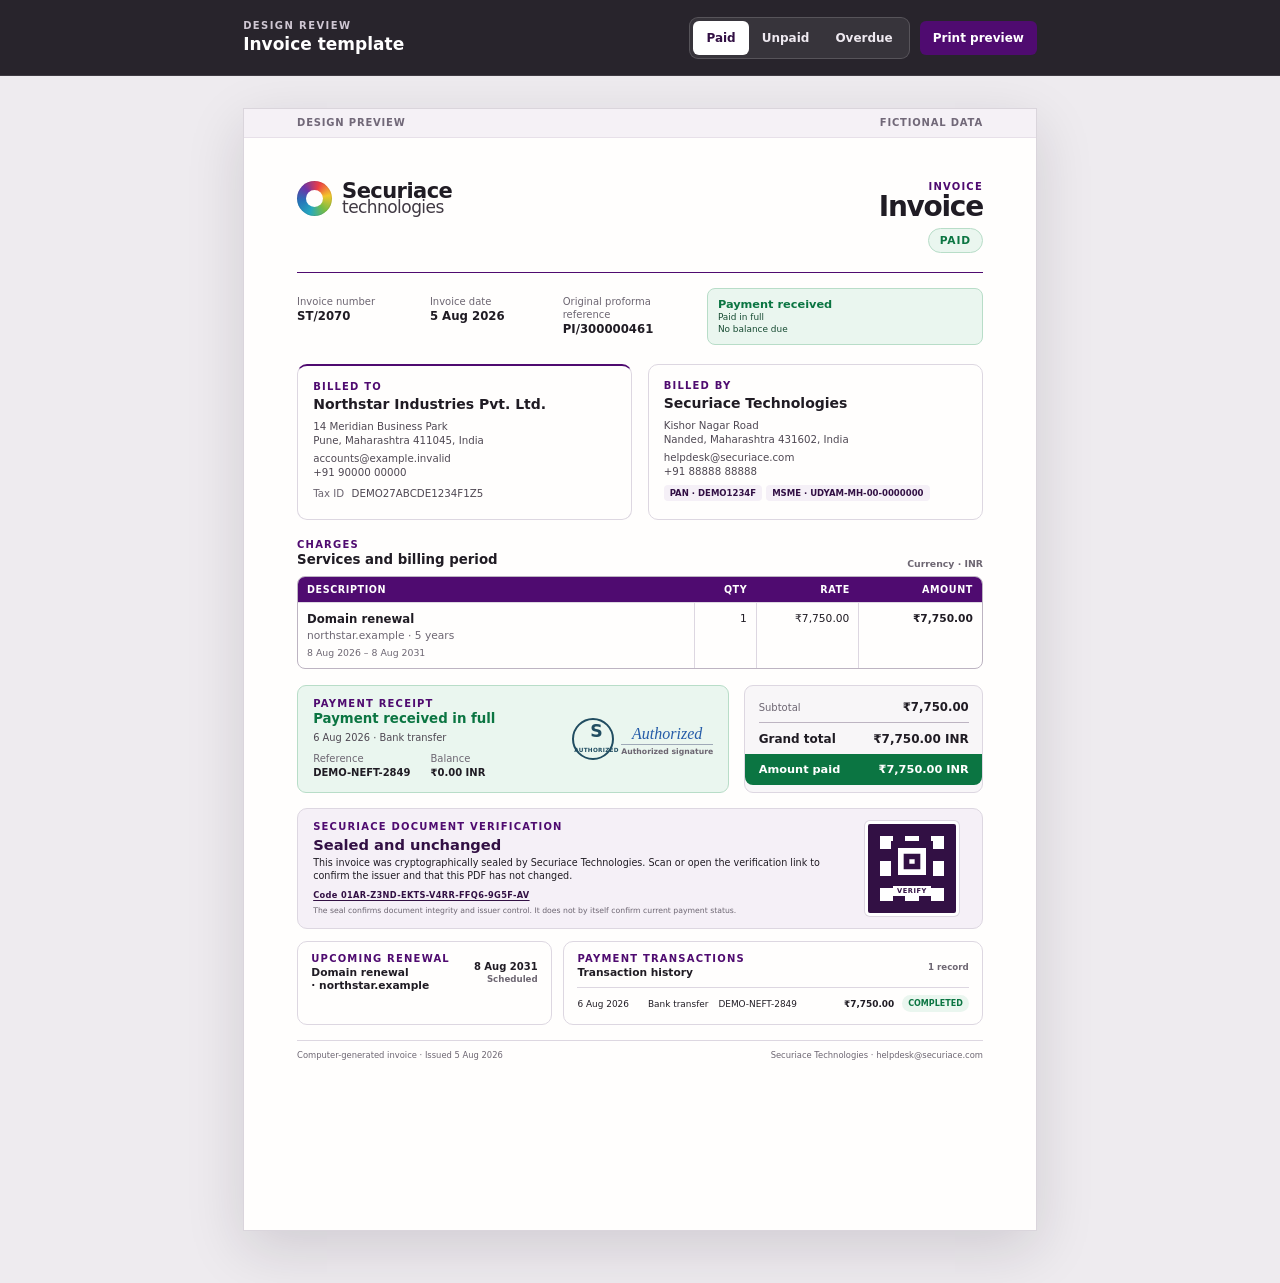
<file: preview/index.html>
<!doctype html>
<html lang="en" data-invoice-state="paid">
<head>
  <meta charset="utf-8">
  <meta name="viewport" content="width=device-width, initial-scale=1">
  <meta name="color-scheme" content="light">
  <meta name="theme-color" content="#201c24">
  <title>Securiace invoice redesign preview</title>
  <link rel="stylesheet" href="styles.css">
</head>
<body>
  <a class="skip-link" href="#invoice-document">Skip to invoice</a>
  <header class="preview-toolbar" aria-label="Preview controls">
    <div>
      <p class="toolbar-kicker">Design review</p>
      <h1>Invoice template</h1>
    </div>
    <div class="toolbar-actions">
      <div class="state-switch" role="group" aria-label="Invoice state">
        <button type="button" data-state-button="paid" aria-pressed="true">Paid</button>
        <button type="button" data-state-button="unpaid" aria-pressed="false">Unpaid</button>
        <button type="button" data-state-button="overdue" aria-pressed="false">Overdue</button>
      </div>
      <button class="print-button" type="button" data-print>Print preview</button>
    </div>
  </header>

  <main class="preview-canvas">
    <article class="invoice" id="invoice-document" tabindex="-1" aria-labelledby="document-title">
      <div class="sample-notice">
        <span>Design preview</span>
        <span>Fictional data</span>
      </div>

      <header class="invoice-header">
        <div class="brand-lockup" aria-label="Securiace Technologies">
          <span class="brand-mark" aria-hidden="true"><span></span></span>
          <span class="brand-name"><strong>Securiace</strong><span>technologies</span></span>
        </div>
        <div class="document-heading">
          <p class="eyebrow" data-bind="documentKicker">Invoice</p>
          <h2 id="document-title" data-bind="documentTitle">Invoice</h2>
          <span class="status-pill" data-bind="status">Paid</span>
        </div>
      </header>

      <section class="document-strip" aria-label="Invoice identity and status">
        <dl class="document-meta">
          <div>
            <dt data-bind="documentNumberLabel">Invoice number</dt>
            <dd data-bind="invoiceNumber">ST/2070</dd>
          </div>
          <div>
            <dt>Invoice date</dt>
            <dd data-bind="invoiceDate">5 Aug 2026</dd>
          </div>
          <div data-paid-only>
            <dt>Original proforma reference</dt>
            <dd data-bind="proformaNumber">PI/300000461</dd>
          </div>
          <div data-outstanding-only hidden>
            <dt>Due date</dt>
            <dd data-bind="dueDate">18 Aug 2026</dd>
          </div>
        </dl>

        <div class="paid-panel" data-paid-only>
          <span>
            <strong>Payment received</strong>
            <small>Paid in full</small>
            <small>No balance due</small>
          </span>
        </div>

        <div class="due-panel" data-outstanding-only hidden>
          <span class="due-label" data-bind="duePanelLabel">Balance due</span>
          <strong data-bind="balance">₹9,990.00 INR</strong>
          <small data-bind="dueMessage">Pay by 18 Aug 2026</small>
        </div>
      </section>

      <section class="party-grid" aria-label="Billing parties">
        <article class="party-card party-card--customer">
          <p class="section-label">Billed to</p>
          <h3>Northstar Industries Pvt. Ltd.</h3>
          <address>
            14 Meridian Business Park<br>
            Pune, Maharashtra 411045, India
          </address>
          <p>accounts@example.invalid<br>+91 90000 00000</p>
          <p class="detail-line"><span>Tax ID</span> DEMO27ABCDE1234F1Z5</p>
        </article>

        <article class="party-card">
          <p class="section-label">Billed by</p>
          <h3>Securiace Technologies</h3>
          <address>
            Kishor Nagar Road<br>
            Nanded, Maharashtra 431602, India
          </address>
          <p>helpdesk@securiace.com<br>+91 88888 88888</p>
          <div class="compliance-tags" aria-label="Seller registrations">
            <span>PAN · DEMO1234F</span>
            <span>MSME · UDYAM-MH-00-0000000</span>
          </div>
        </article>
      </section>

      <section class="line-items" aria-labelledby="services-title">
        <div class="section-heading">
          <div>
            <p class="section-label">Charges</p>
            <h3 id="services-title">Services and billing period</h3>
          </div>
          <span>Currency · INR</span>
        </div>
        <div class="table-wrap">
          <table>
            <thead>
              <tr>
                <th scope="col">Description</th>
                <th scope="col" class="numeric compact-column">Qty</th>
                <th scope="col" class="numeric">Rate</th>
                <th scope="col" class="numeric">Amount</th>
              </tr>
            </thead>
            <tbody>
              <tr>
                <td>
                  <strong data-bind="itemName">Domain renewal</strong>
                  <span data-bind="itemDetail">northstar.example · 5 years</span>
                  <small data-bind="servicePeriod">8 Aug 2026 – 8 Aug 2031</small>
                </td>
                <td class="numeric compact-column" data-bind="quantity">1</td>
                <td class="numeric" data-bind="rate">₹7,750.00</td>
                <td class="numeric amount" data-bind="lineTotal">₹7,750.00</td>
              </tr>
            </tbody>
          </table>
        </div>
      </section>

      <section class="financial-grid" aria-label="Invoice totals and settlement state">
        <div class="settlement-card" data-paid-only>
          <div class="settlement-copy">
            <p class="section-label">Payment receipt</p>
            <h3>Payment received in full</h3>
            <p><span data-bind="paidDate">6 Aug 2026</span> · <span data-bind="paymentMethod">Bank transfer</span></p>
            <dl class="receipt-meta">
              <div><dt>Reference</dt><dd data-bind="transactionId">DEMO-NEFT-2849</dd></div>
              <div><dt>Balance</dt><dd>₹0.00 INR</dd></div>
            </dl>
          </div>
          <div class="authorization" aria-label="Stamp and authorized signature positions">
            <span class="seal" aria-hidden="true"><strong>S</strong><small>AUTHORIZED</small></span>
            <span class="signature"><em>Authorized</em><small>Authorized signature</small></span>
          </div>
        </div>

        <div class="payment-callout" data-outstanding-only hidden>
          <p class="section-label" data-bind="paymentCalloutLabel">Payment required</p>
          <h3 data-bind="paymentHeading">₹9,990.00 INR is due</h3>
          <p data-bind="paymentCopy">Use the proforma reference for payment.</p>
        </div>

        <dl class="totals-card">
          <div><dt>Subtotal</dt><dd data-bind="subtotal">₹7,750.00</dd></div>
          <div data-tax-row hidden><dt data-bind="taxLabel">Tax</dt><dd data-bind="tax">₹0.00</dd></div>
          <div data-credit-row><dt>Credit applied</dt><dd data-bind="credit">− ₹0.00</dd></div>
          <div class="grand-total"><dt>Grand total</dt><dd data-bind="total">₹7,750.00 INR</dd></div>
          <div class="state-total"><dt data-bind="stateTotalLabel">Amount paid</dt><dd data-bind="stateTotal">₹7,750.00 INR</dd></div>
        </dl>
      </section>

      <section class="verification-panel" aria-label="Securiace document verification">
        <div class="verification-copy">
          <p class="section-label">Securiace document verification</p>
          <h3>Sealed and unchanged</h3>
          <p>This invoice was cryptographically sealed by Securiace Technologies. Scan or open the verification link to confirm the issuer and that this PDF has not changed.</p>
          <a class="verification-code" href="https://my.securiace.com/v/01ARZ3NDEKTSV4RRFFQ69G5FAV">Code 01AR-Z3ND-EKTS-V4RR-FFQ6-9G5F-AV</a>
          <small>The seal confirms document integrity and issuer control. It does not by itself confirm current payment status.</small>
        </div>
        <a class="verification-qr" href="https://my.securiace.com/v/01ARZ3NDEKTSV4RRFFQ69G5FAV" aria-label="Open the Securiace verification record">
          <span aria-hidden="true"></span>
          <strong>VERIFY</strong>
        </a>
      </section>

      <section class="support-grid" aria-label="Payment and invoice notes" data-outstanding-only hidden>
        <article class="support-card terms-card">
          <p class="section-label">Payment terms and notes</p>
          <ol>
            <li data-bind="termsDueText">Payment is due by 18 Aug 2026.</li>
            <li>Overdue interest may apply at 18% p.a.</li>
            <li>Provide Form 16A when TDS is deducted under Section 194J.</li>
            <li>Disputes are subject to Pune, Maharashtra jurisdiction.</li>
          </ol>
        </article>

        <article class="support-card bank-card">
          <p class="section-label">Bank details</p>
          <dl>
            <div><dt>Account</dt><dd>Securiace Technologies</dd></div>
            <div><dt>Number</dt><dd>0000 0000 0000 0000</dd></div>
            <div><dt>IFSC</dt><dd>DEMO0000001</dd></div>
            <div><dt>Type</dt><dd>Current</dd></div>
            <div><dt>Bank</dt><dd>Demo Bank</dd></div>
          </dl>
        </article>

        <article class="support-card payment-card">
          <div>
            <p class="section-label">UPI payment</p>
            <strong>Scan to pay</strong>
            <small>billing@example</small>
            <small>Ref · <span data-bind="invoiceNumber">PI/300000483</span></small>
          </div>
          <svg class="qr-preview" width="62" height="62" viewBox="0 0 29 29" role="img" aria-label="Preview QR position; WHMCS generates the live scannable UPI code">
            <rect width="29" height="29" fill="#fff"/>
            <path fill="currentColor" fill-rule="evenodd" d="M1 1h7v7H1V1Zm2 2v3h3V3H3Zm18-2h7v7h-7V1Zm2 2v3h3V3h-3ZM1 21h7v7H1v-7Zm2 2v3h3v-3H3Z"/>
            <path fill="currentColor" d="M10 1h2v2h-2zm4 0h1v4h-2V3h1zm3 1h2v2h-2zm-7 4h2v2h-2zm3 0h3v2h-1v2h-2zm4 1h2v3h-2zM9 10h3v2h2v2h-2v2H9v-2h1v-2H9zm6 1h2v2h2v3h-2v-1h-2zm5-1h2v2h2v-2h3v2h-1v2h2v2h-3v-2h-2v2h-3v-2h1v-2h-1zM1 10h2v3H1zm4 0h3v2H6v2H4v-2h1zm-4 6h3v2h2v-2h2v3H5v1H1v-2h1zm9 2h2v2h2v2h-4zm5-1h3v2h2v2h-3v-2h-2zm6 1h2v2h2v-2h3v3h-2v2h-2v-1h-3zm-11 6h2v4h-2zm4-1h2v2h2v3h-2v-1h-2zm5 1h2v4h-2zm4 1h2v3h-3v-2h1zm4-2h1v5h-2v-3h1z"/>
          </svg>
        </article>

      </section>

      <section class="records-grid" aria-label="Renewal and transaction records">
        <article class="record-card" data-paid-only>
          <div class="record-heading">
            <div>
              <p class="section-label">Upcoming renewal</p>
              <h3 data-bind="renewalService">Domain renewal · northstar.example</h3>
            </div>
            <div class="record-date"><strong data-bind="renewalDate">8 Aug 2031</strong><small data-bind="renewalTiming">Scheduled</small></div>
          </div>
        </article>

        <article class="record-card transaction-card">
          <div class="record-heading">
            <div>
              <p class="section-label">Payment transactions</p>
              <h3>Transaction history</h3>
            </div>
            <span class="record-count" data-bind="transactionCount">1 record</span>
          </div>
          <table class="transaction-table" data-paid-only>
            <caption class="visually-hidden">Recorded payment transaction</caption>
            <colgroup>
              <col class="transaction-date-column">
              <col class="transaction-method-column">
              <col class="transaction-reference-column">
              <col class="transaction-amount-column">
              <col class="transaction-status-column">
            </colgroup>
            <thead class="visually-hidden">
              <tr><th scope="col">Date</th><th scope="col">Method</th><th scope="col">Reference</th><th scope="col">Amount</th><th scope="col">Status</th></tr>
            </thead>
            <tbody>
              <tr>
                <td data-bind="paidDate">6 Aug 2026</td>
                <td data-bind="paymentMethod">Bank transfer</td>
                <td data-bind="transactionId">DEMO-NEFT-2849</td>
                <td data-bind="transactionAmount">₹7,750.00</td>
                <td><span class="transaction-status">Completed</span></td>
              </tr>
            </tbody>
          </table>
          <p class="empty-record" data-outstanding-only hidden>No payment transactions recorded yet.</p>
        </article>
      </section>

      <footer class="invoice-footer">
        <p>Computer-generated invoice · Issued 5 Aug 2026</p>
        <p>Securiace Technologies · helpdesk@securiace.com</p>
      </footer>
    </article>
  </main>

  <script src="app.js"></script>
</body>
</html>
</file>
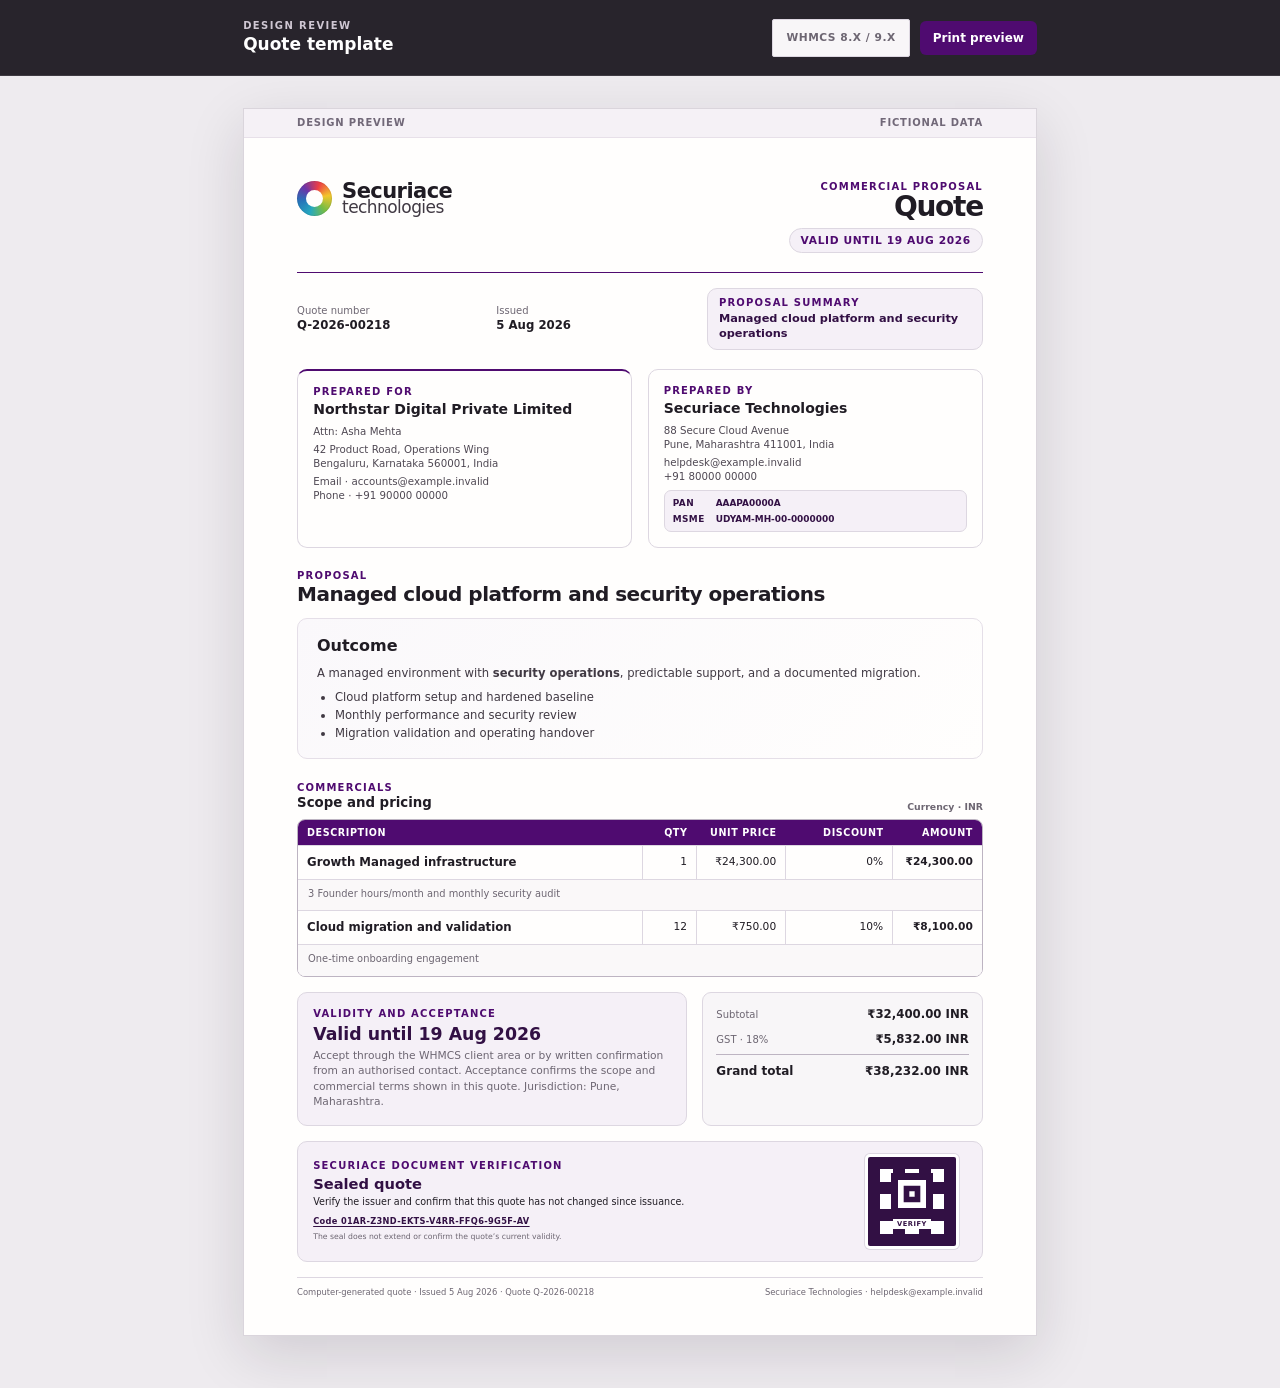
<file: quote-preview/index.html>
<!doctype html>
<html lang="en">
<head>
  <meta charset="utf-8">
  <meta name="viewport" content="width=device-width, initial-scale=1">
  <meta name="color-scheme" content="light">
  <meta name="theme-color" content="#201c24">
  <title>Securiace quote redesign preview</title>
  <link rel="stylesheet" href="styles.css">
</head>
<body>
  <a class="skip-link" href="#quote-document">Skip to quote</a>
  <header class="preview-toolbar" aria-label="Preview controls">
    <div>
      <p class="toolbar-kicker">Design review</p>
      <h1>Quote template</h1>
    </div>
    <div class="toolbar-actions">
      <span class="preview-state">WHMCS 8.x / 9.x</span>
      <button class="print-button" type="button" data-print>Print preview</button>
    </div>
  </header>

  <main class="preview-canvas">
    <article class="invoice quote" id="quote-document" tabindex="-1" aria-labelledby="document-title">
      <div class="sample-notice">
        <span>Design preview</span>
        <span>Fictional data</span>
      </div>

      <header class="invoice-header">
        <div class="brand-lockup" aria-label="Securiace Technologies">
          <span class="brand-mark" aria-hidden="true"><span></span></span>
          <span class="brand-name"><strong>Securiace</strong><span>technologies</span></span>
        </div>
        <div class="document-heading">
          <p class="eyebrow">Commercial proposal</p>
          <h2 id="document-title">Quote</h2>
          <span class="validity-pill">Valid until 19 Aug 2026</span>
        </div>
      </header>

      <section class="document-strip" aria-label="Quote identity and validity">
        <dl class="document-meta quote-meta">
          <div><dt>Quote number</dt><dd>Q-2026-00218</dd></div>
          <div><dt>Issued</dt><dd>5 Aug 2026</dd></div>
        </dl>
        <div class="proposal-summary">
          <p class="section-label">Proposal summary</p>
          <strong>Managed cloud platform and security operations</strong>
        </div>
      </section>

      <section class="party-grid" aria-label="Proposal parties">
        <article class="party-card party-card--customer">
          <p class="section-label">Prepared for</p>
          <h3>Northstar Digital Private Limited</h3>
          <p>Attn: Asha Mehta</p>
          <address>42 Product Road, Operations Wing<br>Bengaluru, Karnataka 560001, India</address>
          <p>Email · accounts@example.invalid<br>Phone · +91 90000 00000</p>
        </article>
        <article class="party-card">
          <p class="section-label">Prepared by</p>
          <h3>Securiace Technologies</h3>
          <address>88 Secure Cloud Avenue<br>Pune, Maharashtra 411001, India</address>
          <p>helpdesk@example.invalid<br>+91 80000 00000</p>
          <dl class="issuer-registrations" aria-label="Issuer registrations">
            <div><dt>PAN</dt><dd>AAAPA0000A</dd></div>
            <div><dt>MSME</dt><dd>UDYAM-MH-00-0000000</dd></div>
          </dl>
        </article>
      </section>

      <section class="proposal-section" aria-labelledby="proposal-title">
        <p class="section-label">Proposal</p>
        <h3 id="proposal-title">Managed cloud platform and security operations</h3>
        <div class="proposal-copy">
          <h4>Outcome</h4>
          <p>A managed environment with <strong>security operations</strong>, predictable support, and a documented migration.</p>
          <ul>
            <li>Cloud platform setup and hardened baseline</li>
            <li>Monthly performance and security review</li>
            <li>Migration validation and operating handover</li>
          </ul>
        </div>
      </section>

      <section class="line-items quote-items" aria-labelledby="commercials-title">
        <div class="section-heading">
          <div><p class="section-label">Commercials</p><h3 id="commercials-title">Scope and pricing</h3></div>
          <span>Currency · INR</span>
        </div>
        <div class="table-wrap">
          <table>
            <colgroup><col class="description-column"><col class="qty-column"><col class="unit-column"><col class="discount-column"><col class="amount-column"></colgroup>
            <thead><tr><th scope="col">Description</th><th scope="col" class="numeric">Qty</th><th scope="col" class="numeric">Unit price</th><th scope="col" class="numeric">Discount</th><th scope="col" class="numeric">Amount</th></tr></thead>
            <tbody>
              <tr class="item-price-row"><td><strong>Growth Managed infrastructure</strong></td><td class="numeric">1</td><td class="numeric">₹24,300.00</td><td class="numeric">0%</td><td class="numeric amount">₹24,300.00</td></tr>
              <tr class="item-detail-row"><td colspan="5">3 Founder hours/month and monthly security audit</td></tr>
              <tr class="item-price-row"><td><strong>Cloud migration and validation</strong></td><td class="numeric">12</td><td class="numeric">₹750.00</td><td class="numeric">10%</td><td class="numeric amount">₹8,100.00</td></tr>
              <tr class="item-detail-row"><td colspan="5">One-time onboarding engagement</td></tr>
            </tbody>
          </table>
        </div>
      </section>

      <section class="financial-grid quote-financial" aria-label="Quote total and acceptance">
        <article class="acceptance-card">
          <p class="section-label">Validity and acceptance</p>
          <h3>Valid until 19 Aug 2026</h3>
          <p>Accept through the WHMCS client area or by written confirmation from an authorised contact. Acceptance confirms the scope and commercial terms shown in this quote. Jurisdiction: Pune, Maharashtra.</p>
        </article>
        <dl class="totals-card">
          <div><dt>Subtotal</dt><dd>₹32,400.00 INR</dd></div>
          <div><dt>GST · 18%</dt><dd>₹5,832.00 INR</dd></div>
          <div class="grand-total"><dt>Grand total</dt><dd>₹38,232.00 INR</dd></div>
        </dl>
      </section>

      <section class="verification-panel" aria-label="Securiace document verification">
        <div class="verification-copy">
          <p class="section-label">Securiace document verification</p>
          <h3>Sealed quote</h3>
          <p>Verify the issuer and confirm that this quote has not changed since issuance.</p>
          <a class="verification-code" href="https://my.securiace.com/v/01ARZ3NDEKTSV4RRFFQ69G5FAV">Code 01AR-Z3ND-EKTS-V4RR-FFQ6-9G5F-AV</a>
          <small>The seal does not extend or confirm the quote’s current validity.</small>
        </div>
        <a class="verification-qr" href="https://my.securiace.com/v/01ARZ3NDEKTSV4RRFFQ69G5FAV" aria-label="Open the Securiace verification record">
          <span aria-hidden="true"></span>
          <strong>VERIFY</strong>
        </a>
      </section>

      <footer class="invoice-footer">
        <p>Computer-generated quote · Issued 5 Aug 2026 · Quote Q-2026-00218</p>
        <p>Securiace Technologies · helpdesk@example.invalid</p>
      </footer>
    </article>
  </main>
  <script src="app.js"></script>
</body>
</html>
</file>
<file: preview/styles.css>
:root {
  --brand: #4f0b70;
  --brand-dark: #321044;
  --brand-soft: #f5f0f7;
  --ink: #201c24;
  --muted: #6d6672;
  --line: #ddd7e1;
  --line-strong: #bdb4c2;
  --paper: #fffefd;
  --canvas: #eeebef;
  --surface: #f8f6f8;
  --paid: #0b7542;
  --paid-soft: #eaf6ef;
  --unpaid: #9a5700;
  --unpaid-soft: #fff5e5;
  --overdue: #a6382f;
  --overdue-soft: #fcedec;
  --danger: #aa3333;
  --radius: 10px;
  --shadow: 0 18px 55px rgba(31, 20, 35, 0.14);
  color-scheme: light;
  font-family: Aptos, "Avenir Next", "Segoe UI", "DejaVu Sans", Arial, sans-serif;
  font-synthesis: none;
}

* {
  box-sizing: border-box;
}

html {
  background: var(--canvas);
}

body {
  margin: 0;
  color: var(--ink);
  background: var(--canvas);
  -webkit-font-smoothing: antialiased;
}

button,
input,
select,
textarea {
  font: inherit;
}

button {
  cursor: pointer;
  touch-action: manipulation;
  -webkit-tap-highlight-color: rgba(217, 183, 236, 0.3);
}

[hidden] {
  display: none !important;
}

.skip-link {
  position: fixed;
  z-index: 20;
  top: 8px;
  left: 8px;
  padding: 8px 12px;
  color: #fff;
  background: var(--brand);
  border-radius: 6px;
  transform: translateY(-150%);
}

.skip-link:focus-visible {
  outline: 3px solid #d9b7ec;
  outline-offset: 2px;
  transform: translateY(0);
}

.visually-hidden {
  position: absolute !important;
  width: 1px !important;
  height: 1px !important;
  padding: 0 !important;
  overflow: hidden !important;
  clip: rect(0, 0, 0, 0) !important;
  white-space: nowrap !important;
  border: 0 !important;
}

.preview-toolbar {
  position: sticky;
  z-index: 10;
  top: 0;
  display: flex;
  align-items: center;
  justify-content: space-between;
  gap: 24px;
  min-height: 76px;
  padding: 12px max(24px, calc((100vw - 210mm) / 2));
  color: #fff;
  background: rgba(32, 28, 36, 0.96);
  border-bottom: 1px solid rgba(255, 255, 255, 0.1);
  backdrop-filter: blur(14px);
}

.preview-toolbar h1,
.preview-toolbar p {
  margin: 0;
}

.preview-toolbar h1 {
  font-size: 17px;
  line-height: 1.2;
}

.toolbar-kicker {
  margin-bottom: 3px !important;
  color: #cfc7d3;
  font-size: 10px;
  font-weight: 700;
  letter-spacing: 0.14em;
  text-transform: uppercase;
}

.toolbar-actions,
.state-switch {
  display: flex;
  align-items: center;
}

.toolbar-actions {
  gap: 10px;
}

.state-switch {
  padding: 3px;
  border: 1px solid rgba(255, 255, 255, 0.16);
  border-radius: 9px;
  background: rgba(255, 255, 255, 0.07);
}

.state-switch button,
.print-button {
  min-height: 34px;
  padding: 7px 13px;
  color: #eee9f0;
  border: 0;
  border-radius: 6px;
  background: transparent;
  font-size: 12px;
  font-weight: 700;
}

.state-switch button[aria-pressed="true"] {
  color: var(--brand-dark);
  background: #fff;
}

.state-switch button:hover {
  color: #fff;
  background: rgba(255, 255, 255, 0.12);
}

.state-switch button[aria-pressed="true"]:hover {
  color: var(--brand-dark);
  background: #fff;
}

.print-button:hover {
  background: #671291;
}

.print-button {
  color: #fff;
  background: var(--brand);
}

.state-switch button:focus-visible,
.print-button:focus-visible {
  outline: 3px solid #d9b7ec;
  outline-offset: 2px;
}

.preview-canvas {
  padding: 32px 20px 52px;
}

.invoice {
  position: relative;
  width: 210mm;
  min-height: 297mm;
  margin: 0 auto;
  padding: 12mm 14mm 10mm;
  overflow: hidden;
  background: var(--paper);
  border: 1px solid #dad5dc;
  box-shadow: var(--shadow);
  scroll-margin-top: 84px;
}

.sample-notice {
  position: absolute;
  inset: 0 0 auto;
  display: flex;
  justify-content: space-between;
  padding: 2.2mm 14mm;
  color: #716878;
  background: #f5f1f6;
  border-bottom: 1px solid #e7e0e9;
  font-size: 7.5pt;
  font-weight: 700;
  letter-spacing: 0.08em;
  text-transform: uppercase;
}

.invoice-header {
  display: flex;
  align-items: flex-start;
  justify-content: space-between;
  gap: 24px;
  margin-top: 7mm;
  padding-bottom: 5mm;
  border-bottom: 1.5px solid var(--brand);
}

.brand-lockup {
  display: inline-flex;
  align-items: center;
  gap: 10px;
}

.brand-mark {
  display: grid;
  width: 35px;
  height: 35px;
  place-items: center;
  border-radius: 50%;
  background: conic-gradient(from 18deg, #ed3d46, #f2c52c, #78bd43, #26a8bf, #2575ba, #6c35a8, #ed3d46);
  box-shadow: inset 0 0 0 1px rgba(0, 0, 0, 0.08);
}

.brand-mark span {
  width: 17px;
  height: 17px;
  border-radius: 50%;
  background: var(--paper);
}

.brand-name {
  display: flex;
  flex-direction: column;
  line-height: 0.86;
  letter-spacing: -0.035em;
}

.brand-name strong {
  font-size: 21px;
}

.brand-name span {
  color: #403943;
  font-size: 17px;
  font-weight: 400;
}

.document-heading {
  min-width: 176px;
  text-align: right;
}

.eyebrow,
.section-label {
  margin: 0;
  color: var(--brand);
  font-size: 7.5pt;
  font-weight: 800;
  letter-spacing: 0.12em;
  text-transform: uppercase;
}

.document-heading h2 {
  margin: 1px 0 7px;
  font-size: 28px;
  line-height: 1;
  letter-spacing: -0.045em;
}

.preview-toolbar h1,
.document-heading h2,
.party-card h3,
.section-heading h3,
.record-heading h3,
.settlement-card h3,
.payment-callout h3 {
  text-wrap: balance;
}

.status-pill {
  display: inline-flex;
  align-items: center;
  min-height: 25px;
  padding: 4px 11px;
  color: var(--paid);
  background: var(--paid-soft);
  border: 1px solid #b8ddc8;
  border-radius: 999px;
  font-size: 8pt;
  font-weight: 800;
  letter-spacing: 0.08em;
  text-transform: uppercase;
}

html[data-invoice-state="unpaid"] .status-pill {
  color: var(--unpaid);
  background: var(--unpaid-soft);
  border-color: #efd4a3;
}

html[data-invoice-state="overdue"] .status-pill {
  color: var(--overdue);
  background: var(--overdue-soft);
  border-color: #e8b9b5;
}

.document-strip {
  display: grid;
  grid-template-columns: minmax(0, 1fr) minmax(190px, 0.72fr);
  gap: 7mm;
  align-items: center;
  padding: 4mm 0;
}

.document-meta {
  display: grid;
  grid-template-columns: repeat(3, minmax(0, 1fr));
  gap: 4mm;
  margin: 0;
}

.document-meta div,
.receipt-meta div,
.totals-card div,
.bank-card dl div {
  min-width: 0;
}

dt {
  color: var(--muted);
  font-size: 7.5pt;
  line-height: 1.3;
}

dd {
  margin: 1px 0 0;
  font-size: 8.8pt;
  font-weight: 700;
  line-height: 1.35;
}

.paid-panel,
.due-panel {
  display: flex;
  align-items: center;
  gap: 9px;
  min-height: 48px;
  padding: 8px 10px;
  border-radius: 8px;
}

.paid-panel {
  color: #174b32;
  background: var(--paid-soft);
  border: 1px solid #b8ddc8;
}

.paid-panel > span {
  display: grid;
  gap: 1px;
}

.paid-panel strong,
.paid-panel small {
  display: block;
}

.paid-panel strong {
  color: var(--paid);
  font-size: 8.5pt;
}

.paid-panel small {
  font-size: 6.7pt;
  line-height: 1.3;
}

.due-panel {
  display: grid;
  grid-template-columns: 1fr auto;
  gap: 2px 10px;
  color: #573100;
  background: var(--unpaid-soft);
  border: 1px solid #efd4a3;
}

.due-panel strong {
  grid-row: span 2;
  align-self: center;
  color: var(--unpaid);
  font-size: 12pt;
  font-variant-numeric: tabular-nums;
}

html[data-invoice-state="overdue"] .due-panel {
  color: #64251f;
  background: var(--overdue-soft);
  border-color: #e8b9b5;
}

html[data-invoice-state="overdue"] .due-panel strong {
  color: var(--overdue);
}

.due-panel small,
.due-label {
  font-size: 7.2pt;
}

.due-label {
  font-weight: 800;
  letter-spacing: 0.08em;
  text-transform: uppercase;
}

.party-grid {
  display: grid;
  grid-template-columns: 1fr 1fr;
  gap: 4mm;
  margin-top: 1mm;
}

.party-card,
.support-card,
.record-card {
  min-width: 0;
  border: 1px solid var(--line);
  border-radius: var(--radius);
  background: var(--paper);
}

.party-card {
  min-height: 39mm;
  padding: 4mm;
}

.party-card--customer {
  border-top: 2px solid var(--brand);
}

.party-card h3 {
  margin: 4px 0 5px;
  font-size: 10.5pt;
  line-height: 1.25;
}

.party-card address,
.party-card > p:not(.section-label),
.support-card p,
.support-card li {
  margin: 0 0 4px;
  color: #4f4853;
  font-size: 7.7pt;
  font-style: normal;
  line-height: 1.38;
  overflow-wrap: anywhere;
}

.detail-line {
  margin-top: 7px !important;
  font-variant-numeric: tabular-nums;
}

.detail-line span {
  margin-right: 4px;
  color: var(--muted);
}

.compliance-tags {
  display: flex;
  flex-wrap: wrap;
  gap: 4px;
  margin-top: 7px;
}

.compliance-tags span {
  padding: 3px 6px;
  color: var(--brand-dark);
  background: var(--brand-soft);
  border-radius: 4px;
  font-size: 6.4pt;
  font-weight: 700;
}

.line-items {
  margin-top: 5mm;
}

.section-heading,
.record-heading {
  display: flex;
  align-items: flex-end;
  justify-content: space-between;
  gap: 12px;
}

.section-heading {
  margin-bottom: 2mm;
}

.section-heading h3,
.record-heading h3,
.settlement-card h3,
.payment-callout h3 {
  margin: 2px 0 0;
  font-size: 10pt;
  line-height: 1.25;
}

html[data-invoice-state="overdue"] .payment-callout {
  color: #64251f;
  background: var(--overdue-soft);
  border-color: #e8b9b5;
}

html[data-invoice-state="overdue"] .payment-callout h3 {
  color: var(--overdue);
}

.section-heading > span {
  color: var(--muted);
  font-size: 7pt;
  font-weight: 700;
}

.table-wrap {
  overflow: hidden;
  border: 1px solid var(--line-strong);
  border-radius: 8px;
}

table {
  width: 100%;
  border-collapse: collapse;
  table-layout: fixed;
}

th {
  padding: 7px 9px;
  color: #fff;
  background: var(--brand);
  font-size: 7.2pt;
  letter-spacing: 0.06em;
  text-align: left;
  text-transform: uppercase;
}

th:first-child {
  width: 58%;
}

th:nth-child(2) {
  width: 9%;
}

th:nth-child(3) {
  width: 15%;
}

th:nth-child(4) {
  width: 18%;
}

td {
  padding: 9px;
  border-top: 1px solid var(--line);
  font-size: 8pt;
  vertical-align: top;
}

td + td {
  border-left: 1px solid var(--line);
}

td strong,
td span,
td small {
  display: block;
}

td strong {
  margin-bottom: 3px;
  font-size: 8.8pt;
}

td span,
td small {
  color: var(--muted);
  line-height: 1.4;
}

td small {
  margin-top: 2px;
  font-size: 7pt;
}

.numeric {
  text-align: right;
  font-variant-numeric: tabular-nums;
  white-space: nowrap;
}

td.amount {
  color: var(--ink);
  font-weight: 800;
}

.financial-grid {
  display: grid;
  grid-template-columns: minmax(0, 1.45fr) minmax(225px, 0.8fr);
  gap: 4mm;
  margin-top: 4mm;
}

.settlement-card,
.payment-callout,
.totals-card {
  min-width: 0;
  border-radius: 9px;
}

.settlement-card {
  display: grid;
  grid-template-columns: 1fr auto;
  gap: 12px;
  padding: 3.2mm 4mm;
  background: var(--paid-soft);
  border: 1px solid #b8ddc8;
}

.settlement-card h3 {
  color: var(--paid);
}

.settlement-copy > p:not(.section-label),
.payment-callout > p:not(.section-label) {
  margin: 4px 0 0;
  color: #4f4853;
  font-size: 7.4pt;
  line-height: 1.4;
}

.receipt-meta {
  display: flex;
  gap: 20px;
  margin: 7px 0 0;
}

.receipt-meta dd {
  font-size: 7.5pt;
}

.verification-panel {
  display: grid;
  grid-template-columns: minmax(0, 1fr) 27mm;
  gap: 4mm;
  align-items: center;
  margin-top: 4mm;
  padding: 3.2mm 4mm;
  color: var(--brand-dark);
  background: var(--brand-soft);
  border: 1px solid var(--line);
  border-radius: var(--radius);
}

.verification-copy {
  min-width: 0;
}

.verification-copy h3 {
  margin: 4px 0 3px;
  color: var(--brand-dark);
  font-size: 11pt;
}

.verification-copy > p:not(.section-label) {
  margin: 0;
  color: var(--ink);
  font-size: 7.2pt;
  line-height: 1.4;
}

.verification-copy small {
  display: block;
  margin-top: 4px;
  color: var(--muted);
  font-size: 5.8pt;
  line-height: 1.35;
}

.verification-code {
  display: inline-block;
  margin-top: 5px;
  color: var(--brand-dark);
  font-size: 6.2pt;
  font-weight: 800;
  letter-spacing: 0.04em;
  text-decoration-thickness: 1px;
  text-underline-offset: 2px;
}

.verification-code:focus-visible,
.verification-qr:focus-visible {
  outline: 3px solid #d8a0ef;
  outline-offset: 3px;
}

.verification-qr {
  display: grid;
  width: 25mm;
  height: 25mm;
  place-items: center;
  align-content: center;
  gap: 4px;
  color: var(--brand-dark);
  background:
    linear-gradient(90deg, currentColor 14%, transparent 14% 28%, currentColor 28% 42%, transparent 42% 58%, currentColor 58% 72%, transparent 72% 86%, currentColor 86%),
    linear-gradient(currentColor 14%, transparent 14% 28%, currentColor 28% 42%, transparent 42% 58%, currentColor 58% 72%, transparent 72% 86%, currentColor 86%),
    #fff;
  border: 3px solid #fff;
  border-radius: 5px;
  box-shadow: 0 0 0 1px var(--line);
  text-decoration: none;
}

.verification-qr span {
  width: 11mm;
  height: 11mm;
  background: #fff;
  border: 2mm solid currentColor;
  box-shadow: inset 0 0 0 1.5mm #fff, inset 0 0 0 3mm currentColor;
}

.verification-qr strong {
  padding: 1px 4px;
  background: #fff;
  font-size: 5pt;
  letter-spacing: 0.08em;
}

.authorization {
  display: flex;
  align-items: center;
  gap: 7px;
}

.seal {
  display: grid;
  width: 42px;
  height: 42px;
  place-items: center;
  color: #214d61;
  border: 2px double #214d61;
  border-radius: 50%;
  line-height: 1;
}

.seal strong {
  font-size: 13pt;
}

.seal small {
  font-size: 4.3pt;
  font-weight: 800;
  letter-spacing: 0.05em;
}

.signature {
  display: flex;
  min-width: 75px;
  flex-direction: column;
  text-align: center;
}

.signature em {
  padding: 3px 3px 1px;
  color: #255ca8;
  border-bottom: 1px solid #9fa9b7;
  font-family: "Snell Roundhand", "Segoe Script", cursive;
  font-size: 12pt;
}

.signature small {
  margin-top: 2px;
  color: var(--muted);
  font-size: 5.8pt;
  font-weight: 700;
}

.payment-callout {
  padding: 4mm;
  color: #573100;
  background: var(--unpaid-soft);
  border: 1px solid #efd4a3;
}

.payment-callout h3 {
  color: var(--unpaid);
  font-size: 12pt;
}

.totals-card {
  align-self: stretch;
  margin: 0;
  padding: 2.5mm 3.5mm;
  background: var(--surface);
  border: 1px solid var(--line);
}

.totals-card div {
  display: flex;
  align-items: baseline;
  justify-content: space-between;
  gap: 12px;
  padding: 4px 0;
}

.totals-card dd {
  text-align: right;
  font-variant-numeric: tabular-nums;
  white-space: nowrap;
}

.totals-card .grand-total {
  margin-top: 2px;
  padding-top: 7px;
  border-top: 1px solid var(--line-strong);
}

.grand-total dt,
.grand-total dd {
  color: var(--ink);
  font-size: 9pt;
  font-weight: 800;
}

.totals-card .state-total {
  margin: 3px -3.5mm -2.5mm;
  padding: 7px 3.5mm;
  color: #fff;
  background: var(--paid);
  border-radius: 0 0 8px 8px;
}

html[data-invoice-state="unpaid"] .totals-card .state-total {
  background: var(--unpaid);
}

html[data-invoice-state="overdue"] .totals-card .state-total {
  background: var(--overdue);
}

.state-total dt,
.state-total dd {
  color: inherit;
  font-size: 8.5pt;
  font-weight: 800;
}

.support-grid {
  display: grid;
  grid-template-columns: 1.35fr 1fr 0.9fr;
  gap: 3mm;
  margin-top: 4mm;
}

.support-card {
  min-height: 32mm;
  padding: 3.2mm;
  background: var(--surface);
}

.support-card .section-label {
  margin-bottom: 6px;
}

.support-card strong {
  display: block;
  margin-bottom: 4px;
  font-size: 8.6pt;
}

.terms-card ol {
  margin: 0;
  padding-left: 15px;
}

.terms-card li {
  margin-bottom: 2px;
}

.bank-card dl {
  display: grid;
  gap: 3px;
  margin: 0;
}

.bank-card dl div {
  display: grid;
  grid-template-columns: 0.65fr 1.35fr;
  gap: 5px;
}

.bank-card dd {
  overflow-wrap: anywhere;
  font-size: 6.8pt;
  font-weight: 700;
  text-align: right;
}

.bank-card dt {
  font-size: 6.6pt;
}

.payment-card {
  display: grid;
  grid-template-columns: 1fr 62px;
  gap: 7px;
  align-items: center;
  color: var(--brand-dark);
  background: var(--brand-soft);
  border-color: #d9c8e0;
}

.payment-card small {
  display: block;
  margin-top: 2px;
  color: var(--muted);
  font-size: 6.3pt;
  overflow-wrap: anywhere;
}

.qr-preview {
  width: 62px;
  height: 62px;
  padding: 3px;
  color: #151218;
  background: #fff;
  border: 1px solid #c8becd;
}

.settled-card {
  background: #f3f8f5;
  border-color: #c8ded2;
}

.settled-card strong {
  color: var(--paid);
}

.records-grid {
  display: grid;
  grid-template-columns: 0.85fr 1.4fr;
  gap: 3mm;
  margin-top: 3mm;
}

html[data-invoice-state="unpaid"] .records-grid,
html[data-invoice-state="overdue"] .records-grid {
  grid-template-columns: 1fr;
}

.record-card {
  padding: 3mm 3.5mm;
}

.record-heading {
  align-items: center;
}

.record-heading h3 {
  font-size: 8pt;
}

.record-date {
  display: flex;
  flex: 0 0 auto;
  flex-direction: column;
  text-align: right;
}

.record-date strong {
  font-size: 7.5pt;
}

.record-date small,
.record-count {
  margin-top: 2px;
  color: var(--muted);
  font-size: 6.5pt;
  font-weight: 700;
}

.transaction-table {
  margin-top: 8px;
  border-top: 1px solid var(--line);
  font-size: 6.7pt;
  font-variant-numeric: tabular-nums;
  table-layout: fixed;
}

.transaction-table td {
  padding: 7px 4px 0;
  overflow-wrap: anywhere;
  border: 0;
  font-size: inherit;
  vertical-align: middle;
}

.transaction-table td:first-child {
  padding-left: 0;
}

.transaction-table td:nth-child(4) {
  font-weight: 800;
  text-align: right;
  white-space: nowrap;
}

.transaction-table td:last-child {
  padding-right: 0;
  text-align: right;
}

.transaction-date-column {
  width: 17%;
}

.transaction-method-column {
  width: 18%;
}

.transaction-reference-column {
  width: 25%;
}

.transaction-amount-column {
  width: 22%;
}

.transaction-status-column {
  width: 18%;
}

.transaction-status {
  padding: 3px 5px;
  color: var(--paid);
  background: var(--paid-soft);
  border-radius: 999px;
  font-size: 6pt;
  font-weight: 800;
  text-align: center;
  text-transform: uppercase;
}

.empty-record {
  margin: 7px 0 0;
  padding-top: 7px;
  color: var(--muted);
  border-top: 1px solid var(--line);
  font-size: 7pt;
}

.invoice-footer {
  display: flex;
  justify-content: space-between;
  gap: 16px;
  margin-top: 4mm;
  padding-top: 2.5mm;
  color: var(--muted);
  border-top: 1px solid var(--line);
  font-size: 6.3pt;
}

.invoice-footer p {
  margin: 0;
}

@media screen and (max-width: 860px) {
  .preview-toolbar {
    position: static;
    align-items: flex-start;
    padding: 14px 16px;
  }

  .toolbar-actions {
    align-items: stretch;
    flex-direction: column;
  }

  .preview-canvas {
    padding: 16px 0 32px;
  }

  .invoice {
    width: min(100%, 210mm);
    max-width: 100vw;
    min-height: 0;
    padding: 52px 20px 24px;
    border-inline: 0;
  }

  .sample-notice {
    padding-inline: 20px;
  }

  .document-strip,
  .party-grid,
  .financial-grid,
  .support-grid,
  .records-grid {
    grid-template-columns: 1fr;
  }

  .document-meta {
    grid-template-columns: repeat(2, minmax(0, 1fr));
  }

  .party-card {
    min-height: 0;
  }

  .financial-grid .totals-card {
    grid-row: 1;
  }

  .transaction-table {
    min-width: 560px;
  }

  .transaction-card {
    overflow-x: auto;
  }
}

@media screen and (max-width: 560px) {
  .preview-toolbar,
  .invoice-header,
  .section-heading,
  .record-heading,
  .invoice-footer {
    align-items: flex-start;
    flex-direction: column;
  }

  .preview-toolbar {
    display: flex;
  }

  .toolbar-actions {
    width: 100%;
  }

  .state-switch,
  .print-button {
    width: 100%;
  }

  .state-switch button {
    width: auto;
    min-width: 0;
    flex: 1 1 0;
  }

  .document-heading {
    min-width: 0;
    text-align: left;
  }

  .document-meta {
    grid-template-columns: 1fr;
  }

  .due-panel {
    grid-template-columns: 1fr;
  }

  .due-panel strong {
    grid-row: auto;
    justify-self: start;
  }

  .table-wrap {
    overflow-x: hidden;
  }

  table {
    min-width: 0;
  }

  th,
  td {
    padding-inline: 5px;
  }

  th:first-child {
    width: 50%;
  }

  th:nth-child(2) {
    width: 10%;
  }

  th:nth-child(3) {
    width: 18%;
  }

  th:nth-child(4) {
    width: 22%;
  }

  th,
  td {
    font-size: 6.6pt;
  }

  td strong {
    font-size: 7.5pt;
  }

  .settlement-card {
    grid-template-columns: 1fr;
  }
}

@media print {
  @page {
    size: A4;
    margin: 0;
  }

  html,
  body {
    width: 210mm;
    min-height: 297mm;
    background: #fff;
  }

  .preview-toolbar {
    display: none !important;
  }

  .preview-canvas {
    padding: 0;
  }

  .invoice {
    width: 210mm;
    min-height: 297mm;
    margin: 0;
    border: 0;
    box-shadow: none;
  }

  .party-card,
  .line-items,
  .financial-grid,
  .support-card,
  .record-card {
    break-inside: avoid;
  }

  .status-pill,
  .paid-panel,
  .due-panel,
  .settlement-card,
  .payment-callout,
  .totals-card,
  .support-card,
  .transaction-status {
    print-color-adjust: exact;
    -webkit-print-color-adjust: exact;
  }
}

@media (prefers-reduced-motion: reduce) {
  *,
  *::before,
  *::after {
    scroll-behavior: auto !important;
  }
}
</file>
<file: quote-preview/styles.css>
@import url("../preview/styles.css");

.preview-state {
  display: inline-flex;
  min-height: 38px;
  align-items: center;
  padding: 0 13px;
  color: var(--fg-muted, var(--muted));
  background: var(--surface);
  border: 1px solid var(--line);
  border-radius: 2px;
  font-size: 8pt;
  font-weight: 800;
  letter-spacing: 0.05em;
  text-transform: uppercase;
}

.validity-pill {
  display: inline-flex;
  min-height: 25px;
  align-items: center;
  padding: 4px 11px;
  color: var(--brand);
  background: var(--brand-soft);
  border: 1px solid var(--line);
  border-radius: 999px;
  font-size: 8pt;
  font-weight: 800;
  letter-spacing: 0.06em;
  text-transform: uppercase;
}

.quote-meta {
  grid-template-columns: repeat(2, minmax(0, 1fr));
}

.proposal-summary,
.acceptance-card {
  border: 1px solid var(--line);
  border-radius: var(--radius);
}

.proposal-summary {
  display: grid;
  gap: 3px;
  min-height: 48px;
  align-content: center;
  padding: 8px 11px;
  background: var(--brand-soft);
}

.proposal-summary strong {
  color: var(--brand-dark);
  font-size: 8.5pt;
  line-height: 1.35;
}

.issuer-registrations {
  display: grid;
  gap: 3px;
  margin: 7px 0 0;
  padding: 6px 8px;
  color: var(--brand-dark);
  background: var(--brand-soft);
  border: 1px solid var(--line);
  border-radius: 7px;
}

.issuer-registrations div {
  display: grid;
  grid-template-columns: 36px minmax(0, 1fr);
  gap: 7px;
  align-items: baseline;
}

.issuer-registrations dt,
.issuer-registrations dd {
  margin: 0;
  color: inherit;
  font-size: 6.7pt;
  line-height: 1.35;
}

.issuer-registrations dt {
  font-weight: 800;
  letter-spacing: 0.05em;
}

.issuer-registrations dd {
  overflow-wrap: anywhere;
  font-weight: 700;
}

.proposal-section {
  margin-top: 6mm;
}

.proposal-section > h3 {
  margin: 2px 0 3mm;
  color: var(--ink);
  font-size: 15pt;
  line-height: 1.18;
  letter-spacing: -0.025em;
}

.proposal-copy {
  padding: 4mm 5mm;
  color: #403943;
  background: linear-gradient(135deg, #faf8fb, #fffefd);
  border: 1px solid #e5dfe8;
  border-radius: var(--radius);
  font-size: 8.7pt;
  line-height: 1.55;
}

.proposal-copy h4 {
  margin: 0 0 5px;
  color: var(--ink);
  font-size: 12pt;
}

.proposal-copy p,
.proposal-copy ul {
  margin: 6px 0 0;
}

.proposal-copy ul {
  padding-left: 18px;
}

.quote-items {
  margin-top: 6mm;
}

.quote-items .description-column { width: 52%; }
.quote-items .qty-column { width: 7%; }
.quote-items .unit-column { width: 15%; }
.quote-items .discount-column { width: 11%; }
.quote-items .amount-column { width: 15%; }

.quote-items tbody tr:nth-child(even) {
  background: var(--surface);
}

.quote-items .item-price-row td {
  padding-bottom: 7px;
}

.quote-items .item-detail-row td {
  padding: 7px 10px 9px;
  color: var(--muted);
  background: color-mix(in srgb, var(--surface) 72%, var(--paper));
  border-left: 0;
  font-size: 7.4pt;
  line-height: 1.45;
}

.quote-financial {
  grid-template-columns: minmax(0, 1fr) minmax(220px, 0.72fr);
}

.acceptance-card {
  padding: 4mm;
  color: var(--brand-dark);
  background: var(--brand-soft);
}

.acceptance-card h3 {
  margin: 5px 0 4px;
  font-size: 13pt;
}

.acceptance-card p:last-child {
  margin: 0;
  color: var(--muted);
  font-size: 8pt;
  line-height: 1.45;
}

@media print {
  .quote {
    min-height: 297mm;
  }
}

@media (max-width: 720px) {
  .quote-financial {
    grid-template-columns: 1fr;
  }

  .preview-state {
    display: none;
  }
}
</file>
